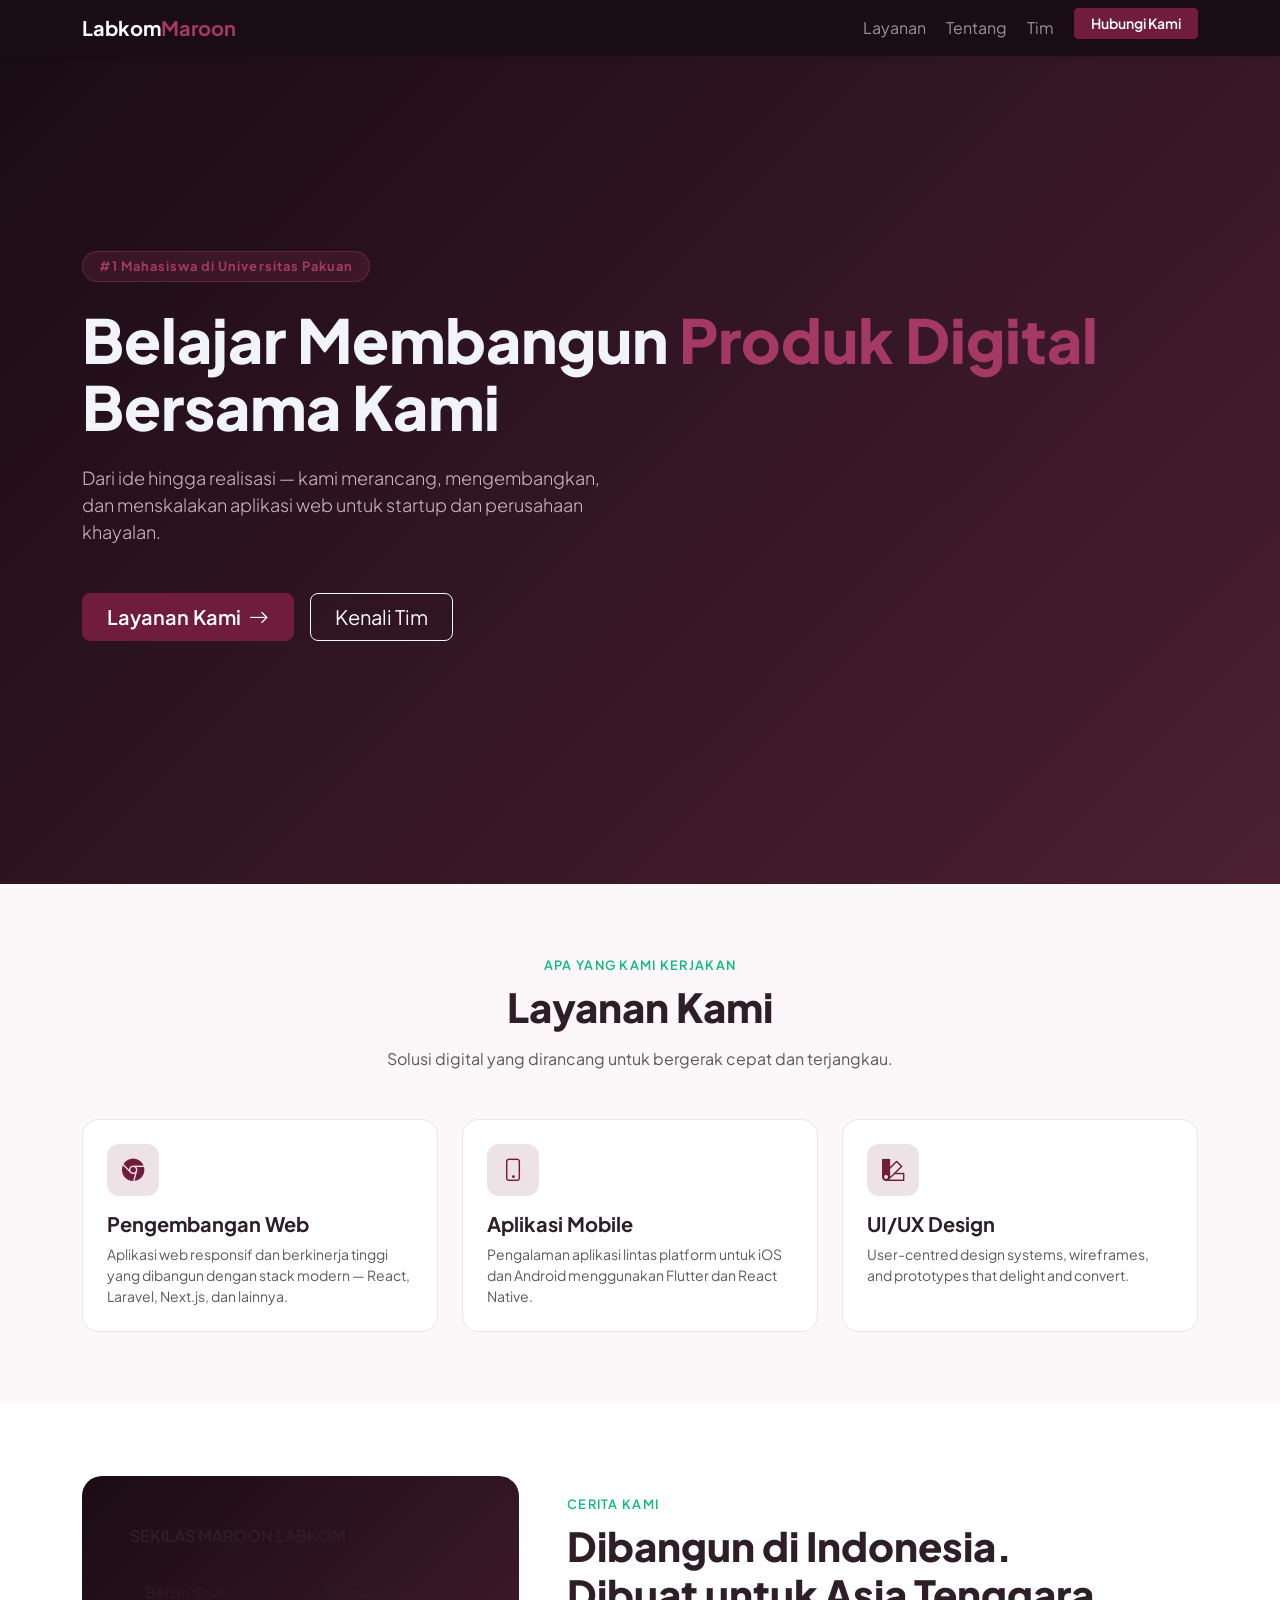
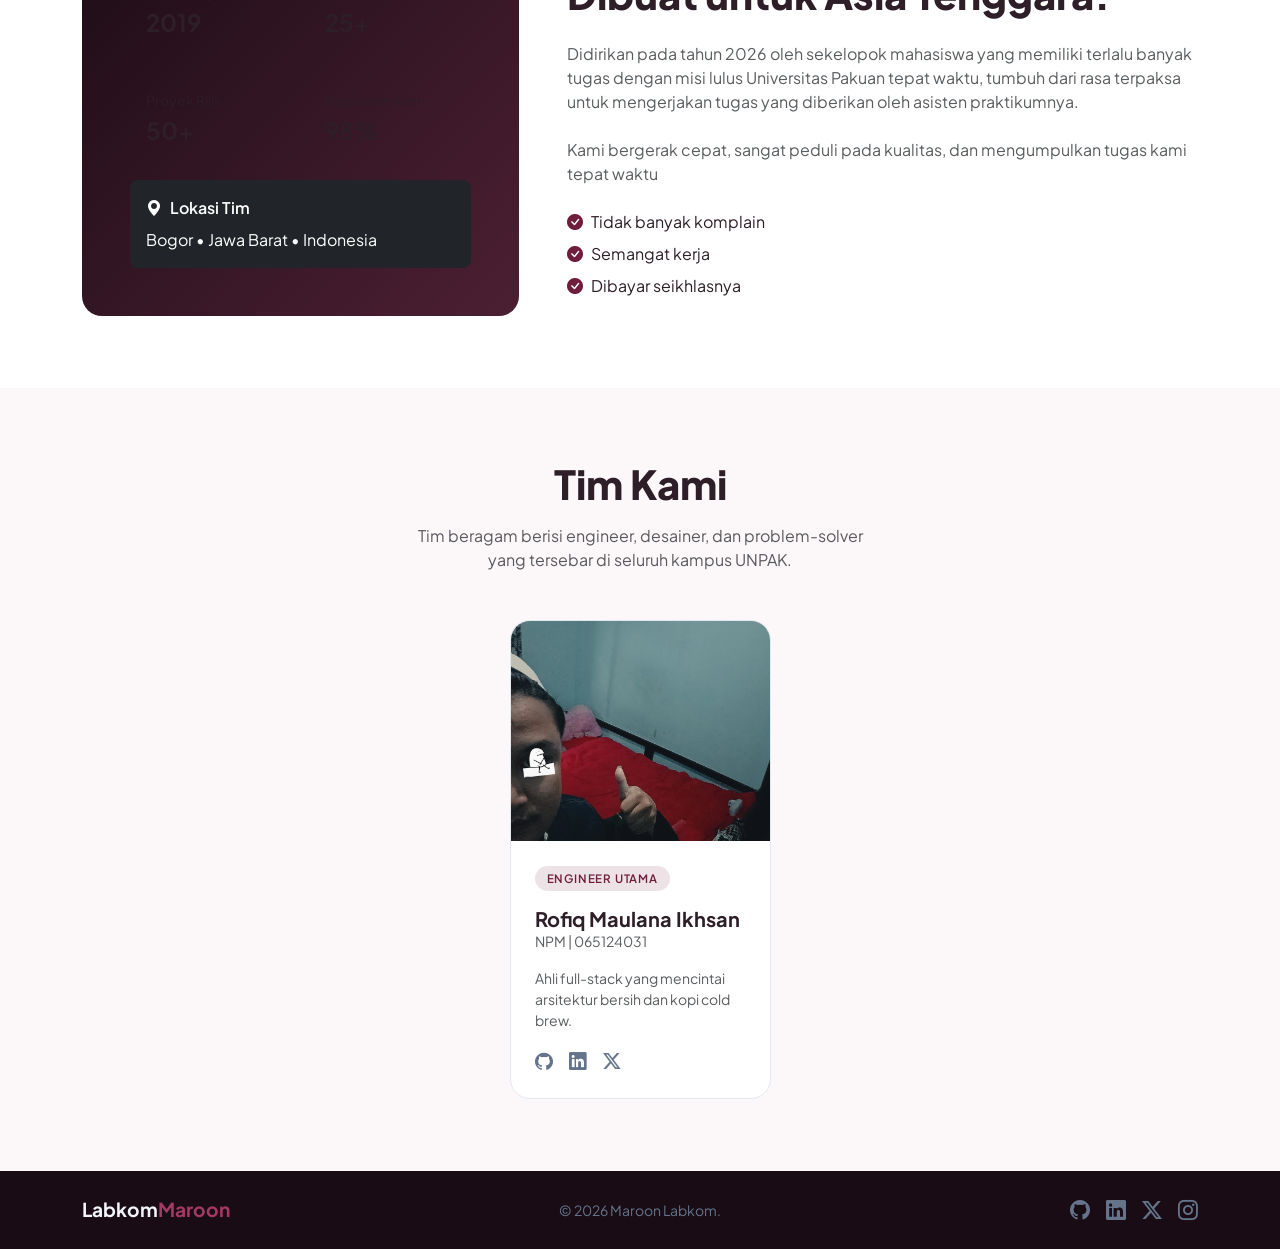
<file: index.html>
<!DOCTYPE html>
<html lang="id">
<head>
  <meta charset="UTF-8" />
  <meta name="viewport" content="width=device-width, initial-scale=1.0" />
  <title>Belajar Git Part 2</title>

  <!-- Bootstrap 5 -->
  <link
    href="https://cdn.jsdelivr.net/npm/bootstrap@5.3.3/dist/css/bootstrap.min.css"
    rel="stylesheet"
  />
  <!-- Bootstrap Icons -->
  <link
    href="https://cdn.jsdelivr.net/npm/bootstrap-icons@1.11.3/font/bootstrap-icons.min.css"
    rel="stylesheet"
  />
  <!-- Custom CSS -->
  <link rel="stylesheet" href="style.css">

  <!-- Google Fonts -->
  <link rel="preconnect" href="https://fonts.googleapis.com" />
  <link rel="preconnect" href="https://fonts.gstatic.com" crossorigin />
  <link
    href="https://fonts.googleapis.com/css2?family=Plus+Jakarta+Sans:wght@400;500;600;700;800&display=swap"
    rel="stylesheet"
  />
</head>

<body>
  <!-- ═══════════════════════════════════════════════════
       NAVBAR
  ════════════════════════════════════════════════════ -->
  <nav class="navbar navbar-expand-lg navbar-dark bg-dark sticky-top shadow-sm">
    <div class="container">
      <a class="navbar-brand fw-bold fs-5" href="#">
        Labkom<span>Maroon</span>
      </a>
      <button
        class="navbar-toggler border-0"
        type="button"
        data-bs-toggle="collapse"
        data-bs-target="#mainNav"
      >
        <span class="navbar-toggler-icon"></span>
      </button>
      <div class="collapse navbar-collapse" id="mainNav">
        <ul class="navbar-nav ms-auto gap-1">
          <li class="nav-item">
            <a class="nav-link" href="#services">Layanan</a>
          </li>
          <li class="nav-item">
            <a class="nav-link" href="#about">Tentang</a>
          </li>
          <li class="nav-item">
            <a class="nav-link" href="#team">Tim</a>
          </li>
          <li class="nav-item ms-lg-2">
            <a class="btn btn-brand btn-sm px-3" href="#contact">Hubungi Kami</a>
          </li>
        </ul>
      </div>
    </div>
  </nav>

  <!-- ═══════════════════════════════════════════════════
       HERO
  ════════════════════════════════════════════════════ -->
  <section id="hero">
    <div class="container py-5">
      <div class="row align-items-center g-5">
        <div class="col-lg-12">
          <span class="badge badge-tag rounded-pill px-3 py-2 mb-4 d-inline-block">
            #1 Mahasiswa di Universitas Pakuan
          </span>
          <h1>
            Belajar Membangun <span class="accent">Produk Digital</span><br />
            Bersama Kami
          </h1>
          <p class="lead mt-4 mb-5">
            Dari ide hingga realisasi — kami merancang, mengembangkan,
            dan menskalakan aplikasi web untuk startup dan perusahaan
            khayalan.
          </p>
          <div class="d-flex flex-wrap gap-3 mb-5">
            <a href="#services" class="btn btn-brand btn-lg px-4">
              Layanan Kami <i class="bi bi-arrow-right ms-1"></i>
            </a>
            <a href="#team" class="btn btn-outline-light btn-lg px-4">
              Kenali Tim
            </a>
          </div>
        </div>
      </div>
    </div>
  </section>

  <!-- ═══════════════════════════════════════════════════
       SERVICES
  ════════════════════════════════════════════════════ -->
  <section id="services" class="py-5">
    <div class="container py-4">

      <div class="text-center mb-5">
        <p class="text-uppercase fw-semibold mb-2" style="color: #10b981; font-size: 0.8rem; letter-spacing: 0.1em;">
          Apa yang Kami Kerjakan
        </p>
        <h2 class="fw-800 fs-1 mb-3" style="font-weight: 800;">Layanan Kami</h2>
        <p class="text-muted mx-auto" style="max-width: 520px;">
          Solusi digital yang dirancang untuk bergerak cepat
          dan terjangkau.
        </p>
      </div>

      <div class="row g-4">

        <div class="col-md-6 col-lg-4">
          <div class="service-card p-4 h-100 bg-white">
            <div class="service-icon mb-3">
              <i class="bi bi-browser-chrome"></i>
            </div>
            <h5 class="fw-700 mb-2" style="font-weight:700;">Pengembangan Web</h5>
            <p class="text-muted small mb-0">
              Aplikasi web responsif dan berkinerja tinggi yang dibangun
              dengan stack modern — React, Laravel, Next.js, dan lainnya.
            </p>
          </div>
        </div>

        <div class="col-md-6 col-lg-4">
          <div class="service-card p-4 h-100 bg-white">
            <div class="service-icon mb-3">
              <i class="bi bi-phone"></i>
            </div>
            <h5 class="fw-700 mb-2" style="font-weight:700;">Aplikasi Mobile</h5>
            <p class="text-muted small mb-0">
              Pengalaman aplikasi lintas platform untuk iOS dan Android
              menggunakan Flutter dan React Native.
            </p>
          </div>
        </div>

        <div class="col-md-6 col-lg-4">
          <div class="service-card p-4 h-100 bg-white">
            <div class="service-icon mb-3">
              <i class="bi bi-palette2"></i>
            </div>
            <h5 class="fw-700 mb-2" style="font-weight:700;">UI/UX Design</h5>
            <p class="text-muted small mb-0">
              User-centred design systems, wireframes, and prototypes
              that delight and convert.
            </p>
          </div>
        </div>

      </div>
    </div>
  </section>

  <!-- ═══════════════════════════════════════════════════
       ABOUT
  ════════════════════════════════════════════════════ -->
  <section id="about" class="py-5">
    <div class="container py-4">
      <div class="row align-items-center g-5">

        <div class="col-lg-5">
          <div class="about-img-wrap">
            <div class="w-100 p-4 p-md-5">
              <p class="text-uppercase fw-semibold mb-3">
                Sekilas Maroon Labkom
              </p>

              <div class="row g-3 mb-3">
                <div class="col-6">
                  <div class="h-100 rounded-3 p-3">
                    <small>Berdiri Sejak</small>
                    <p class="fw-bold mb-0 fs-4">2019</p>
                  </div>
                </div>
                <div class="col-6">
                  <div class="h-100 rounded-3 p-3">
                    <small>Talenta Aktif</small>
                    <p class="fw-bold mb-0 fs-4">25+</p>
                  </div>
                </div>
                <div class="col-6">
                  <div class="h-100 rounded-3 p-3">
                    <small>Proyek Rilis</small>
                    <p class="fw-bold mb-0 fs-4">50+</p>
                  </div>
                </div>
                <div class="col-6">
                  <div class="h-100 rounded-3 p-3">
                    <small>Kepuasan Klien</small>
                    <p class="fw-bold mb-0 fs-4">98%</p>
                  </div>
                </div>
              </div>

              <div class="rounded-3 p-3 bg-dark">
                <p class="mb-2 text-white fw-semibold">
                  <i class="bi bi-geo-alt-fill me-2" ></i>Lokasi Tim
                </p>
                <p class="mb-0 text-white">Bogor • Jawa Barat • Indonesia</p>
              </div>
            </div>
          </div>
        </div>

        <div class="col-lg-7">
          <p class="text-uppercase fw-semibold mb-2" style="color: #10b981; font-size: 0.8rem; letter-spacing: 0.1em;">
            Cerita Kami
          </p>
          <h2 class="fw-800 fs-1 mb-4" style="font-weight: 800;">
            Dibangun di Indonesia.<br />Dibuat untuk Asia Tenggara.
          </h2>
          <p class="text-muted mb-4">
            Didirikan pada tahun 2026 oleh sekelopok mahasiswa yang memiliki terlalu banyak tugas dengan misi lulus Universitas Pakuan tepat waktu, tumbuh dari rasa terpaksa untuk mengerjakan tugas yang diberikan oleh asisten praktikumnya.
          </p>
          <p class="text-muted mb-4">
            Kami bergerak cepat, sangat peduli pada kualitas, dan mengumpulkan tugas kami tepat waktu
          </p>
          <ul class="list-unstyled mb-0">
            <li class="d-flex align-items-center gap-2 mb-2">
              <i class="bi bi-check-circle-fill about-check"></i>
              <span>Tidak banyak komplain</span>
            </li>
            <li class="d-flex align-items-center gap-2 mb-2">
              <i class="bi bi-check-circle-fill about-check"></i>
              <span>Semangat kerja</span>
            </li>
            <li class="d-flex align-items-center gap-2">
              <i class="bi bi-check-circle-fill about-check"></i>
              <span>Dibayar seikhlasnya</span>
            </li>
          </ul>
        </div>

      </div>
    </div>
  </section>

  <!-- ═══════════════════════════════════════════════════
       TEAM
  ════════════════════════════════════════════════════ -->
  <section id="team" class="py-5">
    <div class="container py-4">

      <div class="text-center mb-5">
        <h2 class="fw-800 fs-1 mb-3" style="font-weight: 800;">Tim Kami</h2>
        <p class="text-muted mx-auto" style="max-width: 480px;">
          Tim beragam berisi engineer, desainer, dan problem-solver
          yang tersebar di seluruh kampus UNPAK.
        </p>
      </div>

      <div class="row g-4 justify-content-center">
        <div class="col-md-6 col-lg-3">
          <div class="team-card bg-white h-100">
            <div class="photo-wrap">
              <img
                src="images/tim_1.jpeg"
                alt="ari"
              />
            </div>
            <div class="p-4">
              <span class="role-badge mb-2">Engineer Utama</span>
              <h5 class="fw-700 mb-0 mt-2" style="font-weight:700;">Rofiq Maulana Ikhsan</h5>
              <p class="text-muted small mb-3">NPM | 065124031</p>
              <p class="text-muted small mb-3">
                Ahli full-stack yang mencintai arsitektur bersih dan kopi cold brew.
              </p>
              <div class="d-flex gap-3">
                <a href="#" class="social-link"><i class="bi bi-github"></i></a>
                <a href="#" class="social-link"><i class="bi bi-linkedin"></i></a>
                <a href="#" class="social-link"><i class="bi bi-twitter-x"></i></a>
              </div>
            </div>
          </div>
        </div>
      </div>
    </div>
  </section>

  <!-- ═══════════════════════════════════════════════════
       FOOTER
  ════════════════════════════════════════════════════ -->
  <footer class="py-4">
    <div class="container">
      <div class="row align-items-center gy-3">
        <div class="col-md-4">
          <span class="footer-brand">Labkom<span>Maroon</span></span>
        </div>
        <div class="col-md-4 text-md-center">
          <small>&copy; 2026 Maroon Labkom.</small>
        </div>
        <div class="col-md-4 text-md-end d-flex justify-content-md-end gap-3">
          <a href="#"><i class="bi bi-github fs-5"></i></a>
          <a href="#"><i class="bi bi-linkedin fs-5"></i></a>
          <a href="#"><i class="bi bi-twitter-x fs-5"></i></a>
          <a href="#"><i class="bi bi-instagram fs-5"></i></a>
        </div>
      </div>
    </div>
  </footer>

  <!-- Bootstrap 5 JS -->
  <script src="https://cdn.jsdelivr.net/npm/bootstrap@5.3.3/dist/js/bootstrap.bundle.min.js"></script>
</body>
</html>
</file>
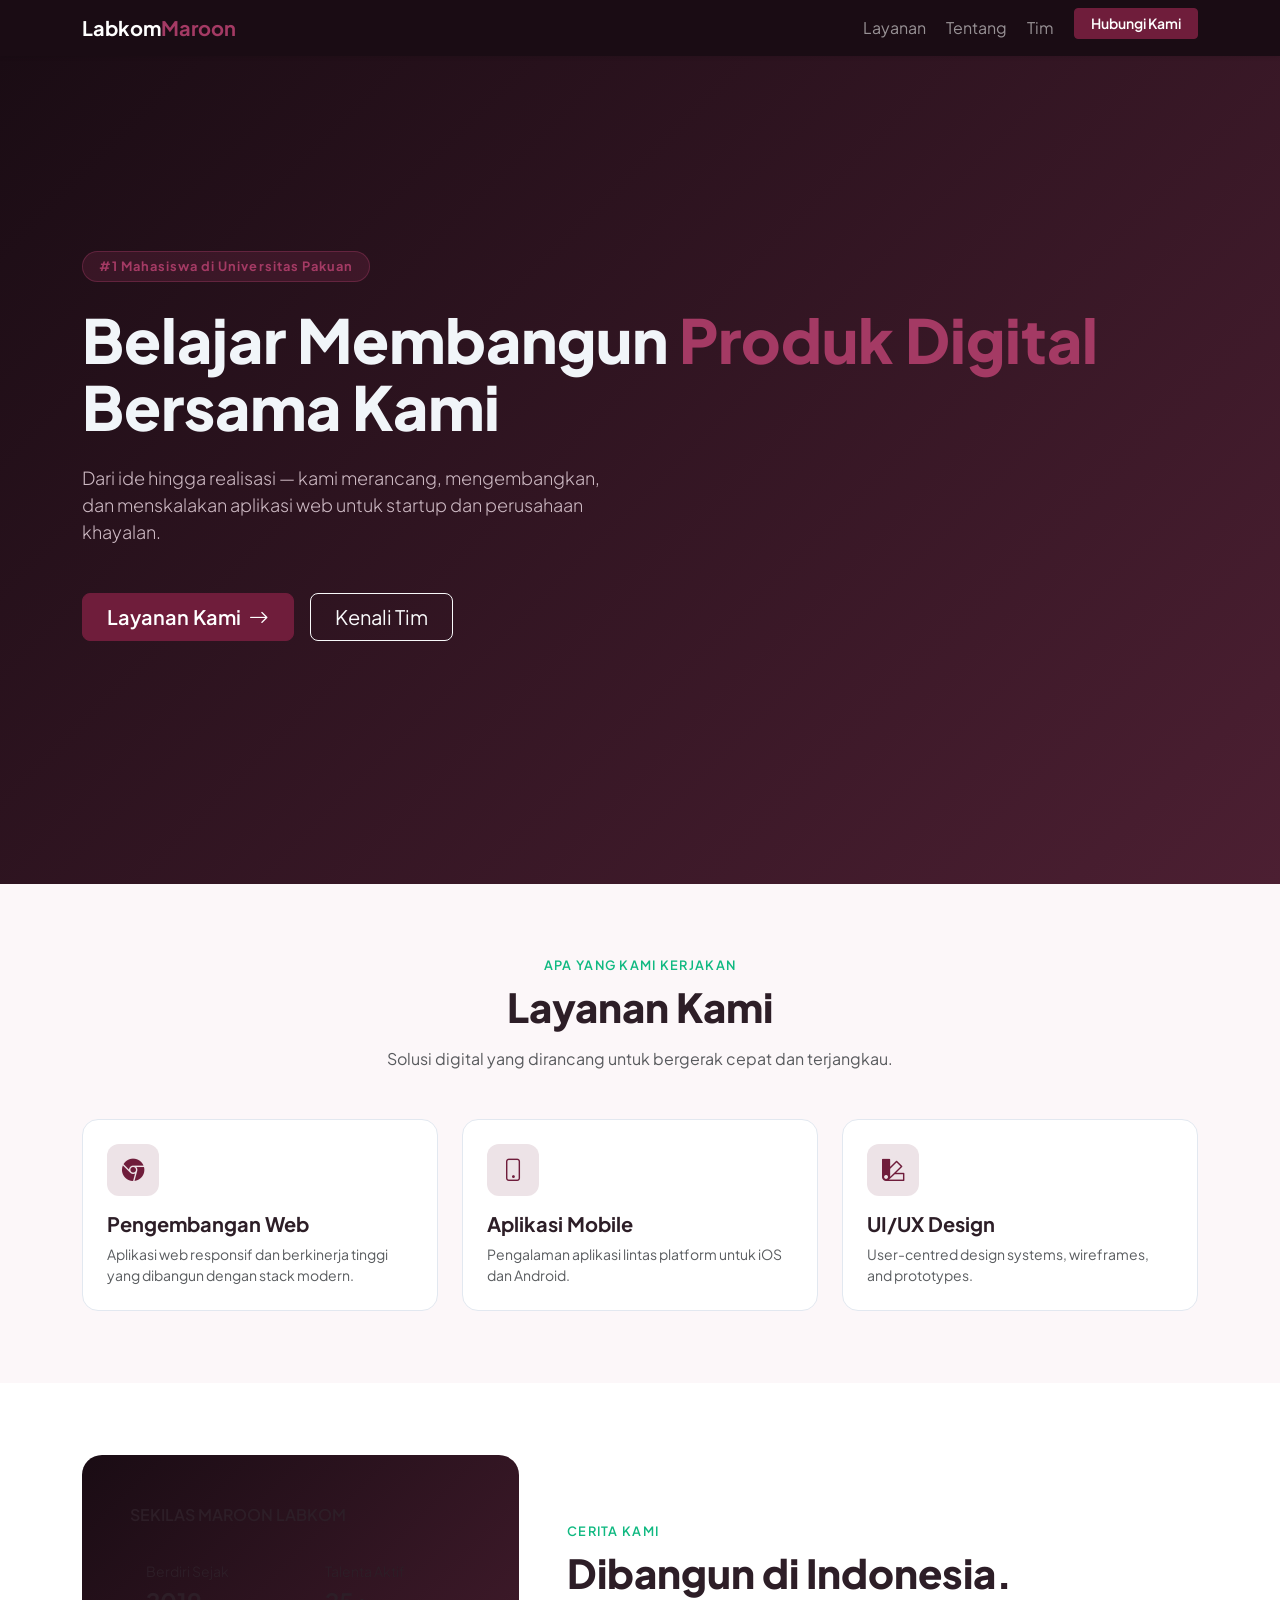
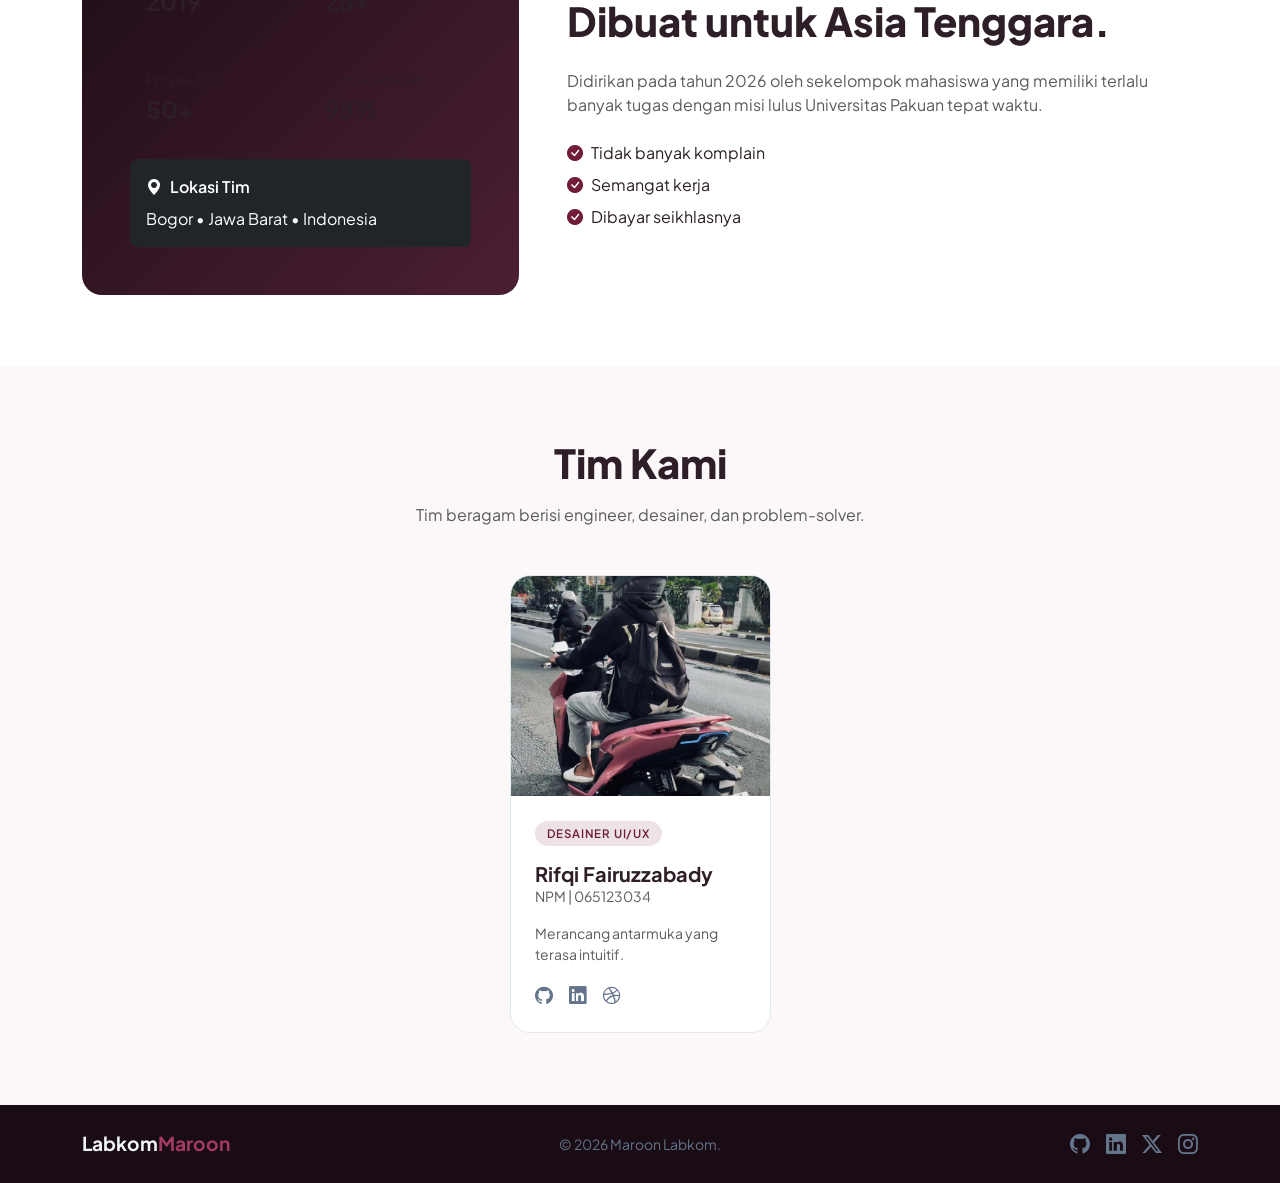
<file: B/index.html>
<!DOCTYPE html>
<html lang="id">
<head>
  <meta charset="UTF-8" />
  <meta name="viewport" content="width=device-width, initial-scale=1.0" />
  <title>Belajar Git Part 2</title>
  <link href="https://cdn.jsdelivr.net/npm/bootstrap@5.3.3/dist/css/bootstrap.min.css" rel="stylesheet"/>
  <link href="https://cdn.jsdelivr.net/npm/bootstrap-icons@1.11.3/font/bootstrap-icons.min.css" rel="stylesheet"/>
  <link rel="stylesheet" href="style.css">
  <link href="https://fonts.googleapis.com/css2?family=Plus+Jakarta+Sans:wght@400;500;600;700;800&display=swap" rel="stylesheet"/>
</head>
<body>
  <nav class="navbar navbar-expand-lg navbar-dark bg-dark sticky-top shadow-sm">
    <div class="container">
      <a class="navbar-brand fw-bold fs-5" href="#">Labkom<span>Maroon</span></a>
      <button class="navbar-toggler border-0" type="button" data-bs-toggle="collapse" data-bs-target="#mainNav">
        <span class="navbar-toggler-icon"></span>
      </button>
      <div class="collapse navbar-collapse" id="mainNav">
        <ul class="navbar-nav ms-auto gap-1">
          <li class="nav-item"><a class="nav-link" href="#services">Layanan</a></li>
          <li class="nav-item"><a class="nav-link" href="#about">Tentang</a></li>
          <li class="nav-item"><a class="nav-link" href="#team">Tim</a></li>
          <li class="nav-item ms-lg-2"><a class="btn btn-brand btn-sm px-3" href="#contact">Hubungi Kami</a></li>
        </ul>
      </div>
    </div>
  </nav>
  <section id="hero">
    <div class="container py-5">
      <div class="row align-items-center g-5">
        <div class="col-lg-12">
          <span class="badge badge-tag rounded-pill px-3 py-2 mb-4 d-inline-block">#1 Mahasiswa di Universitas Pakuan</span>
          <h1>Belajar Membangun <span class="accent">Produk Digital</span><br/>Bersama Kami</h1>
          <p class="lead mt-4 mb-5">Dari ide hingga realisasi — kami merancang, mengembangkan, dan menskalakan aplikasi web untuk startup dan perusahaan khayalan.</p>
          <div class="d-flex flex-wrap gap-3 mb-5">
            <a href="#services" class="btn btn-brand btn-lg px-4">Layanan Kami <i class="bi bi-arrow-right ms-1"></i></a>
            <a href="#team" class="btn btn-outline-light btn-lg px-4">Kenali Tim</a>
          </div>
        </div>
      </div>
    </div>
  </section>
  <section id="services" class="py-5">
    <div class="container py-4">
      <div class="text-center mb-5">
        <p class="text-uppercase fw-semibold mb-2" style="color:#10b981;font-size:0.8rem;letter-spacing:0.1em;">Apa yang Kami Kerjakan</p>
        <h2 class="fw-800 fs-1 mb-3" style="font-weight:800;">Layanan Kami</h2>
        <p class="text-muted mx-auto" style="max-width:520px;">Solusi digital yang dirancang untuk bergerak cepat dan terjangkau.</p>
      </div>
      <div class="row g-4">
        <div class="col-md-6 col-lg-4">
          <div class="service-card p-4 h-100 bg-white">
            <div class="service-icon mb-3"><i class="bi bi-browser-chrome"></i></div>
            <h5 class="fw-700 mb-2" style="font-weight:700;">Pengembangan Web</h5>
            <p class="text-muted small mb-0">Aplikasi web responsif dan berkinerja tinggi yang dibangun dengan stack modern.</p>
          </div>
        </div>
        <div class="col-md-6 col-lg-4">
          <div class="service-card p-4 h-100 bg-white">
            <div class="service-icon mb-3"><i class="bi bi-phone"></i></div>
            <h5 class="fw-700 mb-2" style="font-weight:700;">Aplikasi Mobile</h5>
            <p class="text-muted small mb-0">Pengalaman aplikasi lintas platform untuk iOS dan Android.</p>
          </div>
        </div>
        <div class="col-md-6 col-lg-4">
          <div class="service-card p-4 h-100 bg-white">
            <div class="service-icon mb-3"><i class="bi bi-palette2"></i></div>
            <h5 class="fw-700 mb-2" style="font-weight:700;">UI/UX Design</h5>
            <p class="text-muted small mb-0">User-centred design systems, wireframes, and prototypes.</p>
          </div>
        </div>
      </div>
    </div>
  </section>
  <section id="about" class="py-5">
    <div class="container py-4">
      <div class="row align-items-center g-5">
        <div class="col-lg-5">
          <div class="about-img-wrap">
            <div class="w-100 p-4 p-md-5">
              <p class="text-uppercase fw-semibold mb-3">Sekilas Maroon Labkom</p>
              <div class="row g-3 mb-3">
                <div class="col-6"><div class="h-100 rounded-3 p-3"><small>Berdiri Sejak</small><p class="fw-bold mb-0 fs-4">2019</p></div></div>
                <div class="col-6"><div class="h-100 rounded-3 p-3"><small>Talenta Aktif</small><p class="fw-bold mb-0 fs-4">25+</p></div></div>
                <div class="col-6"><div class="h-100 rounded-3 p-3"><small>Proyek Rilis</small><p class="fw-bold mb-0 fs-4">50+</p></div></div>
                <div class="col-6"><div class="h-100 rounded-3 p-3"><small>Kepuasan Klien</small><p class="fw-bold mb-0 fs-4">98%</p></div></div>
              </div>
              <div class="rounded-3 p-3 bg-dark"><p class="mb-2 text-white fw-semibold"><i class="bi bi-geo-alt-fill me-2"></i>Lokasi Tim</p><p class="mb-0 text-white">Bogor • Jawa Barat • Indonesia</p></div>
            </div>
          </div>
        </div>
        <div class="col-lg-7">
          <p class="text-uppercase fw-semibold mb-2" style="color:#10b981;font-size:0.8rem;letter-spacing:0.1em;">Cerita Kami</p>
          <h2 class="fw-800 fs-1 mb-4" style="font-weight:800;">Dibangun di Indonesia.<br/>Dibuat untuk Asia Tenggara.</h2>
          <p class="text-muted mb-4">Didirikan pada tahun 2026 oleh sekelompok mahasiswa yang memiliki terlalu banyak tugas dengan misi lulus Universitas Pakuan tepat waktu.</p>
          <ul class="list-unstyled mb-0">
            <li class="d-flex align-items-center gap-2 mb-2"><i class="bi bi-check-circle-fill about-check"></i><span>Tidak banyak komplain</span></li>
            <li class="d-flex align-items-center gap-2 mb-2"><i class="bi bi-check-circle-fill about-check"></i><span>Semangat kerja</span></li>
            <li class="d-flex align-items-center gap-2"><i class="bi bi-check-circle-fill about-check"></i><span>Dibayar seikhlasnya</span></li>
          </ul>
        </div>
      </div>
    </div>
  </section>
  <section id="team" class="py-5">
    <div class="container py-4">
      <div class="text-center mb-5">
        <h2 class="fw-800 fs-1 mb-3" style="font-weight:800;">Tim Kami</h2>
        <p class="text-muted mx-auto" style="max-width:480px;">Tim beragam berisi engineer, desainer, dan problem-solver.</p>
      </div>
      <div class="row g-4 justify-content-center">
        <div class="col-md-6 col-lg-3">
          <div class="team-card bg-white h-100">
            <div class="photo-wrap"><img src="images/tim_2.jpeg" alt="ari"/></div>
            <div class="p-4">
              <span class="role-badge mb-2">Desainer UI/UX</span>
              <h5 class="fw-700 mb-0 mt-2" style="font-weight:700;">Rifqi Fairuzzabady</h5>
              <p class="text-muted small mb-3">NPM | 065123034</p>
              <p class="text-muted small mb-3">Merancang antarmuka yang terasa intuitif.</p>
              <div class="d-flex gap-3">
                <a href="#" class="social-link"><i class="bi bi-github"></i></a>
                <a href="#" class="social-link"><i class="bi bi-linkedin"></i></a>
                <a href="#" class="social-link"><i class="bi bi-dribbble"></i></a>
              </div>
            </div>
          </div>
        </div>
      </div>
    </div>
  </section>
  <footer class="py-4">
    <div class="container">
      <div class="row align-items-center gy-3">
        <div class="col-md-4"><span class="footer-brand">Labkom<span>Maroon</span></span></div>
        <div class="col-md-4 text-md-center"><small>&copy; 2026 Maroon Labkom.</small></div>
        <div class="col-md-4 text-md-end d-flex justify-content-md-end gap-3">
          <a href="#"><i class="bi bi-github fs-5"></i></a>
          <a href="#"><i class="bi bi-linkedin fs-5"></i></a>
          <a href="#"><i class="bi bi-twitter-x fs-5"></i></a>
          <a href="#"><i class="bi bi-instagram fs-5"></i></a>
        </div>
      </div>
    </div>
  </footer>
  <script src="https://cdn.jsdelivr.net/npm/bootstrap@5.3.3/dist/js/bootstrap.bundle.min.js"></script>
</body>
</html>
</file>
<file: style.css>
:root {
  --brand-maroon: #6f1d3b;
  --brand-maroon-light: #a43a64;
  --brand-dark: #1a0c14;
  --brand-text: #2d1e27;
  --brand-green: #10b981;
}

body {
  font-family: "Plus Jakarta Sans", sans-serif;
  color: var(--brand-text);
}

/* ── Navbar ─────────────────────────────────────────── */
.navbar.bg-dark {
  background-color: var(--brand-dark) !important;
}

.navbar-brand span {
  color: var(--brand-maroon-light);
}

/* ── Hero ───────────────────────────────────────────── */
#hero {
  background: linear-gradient(135deg, var(--brand-dark) 0%, #4c1f32 100%);
  min-height: 92vh;
  display: flex;
  align-items: center;
}

#hero .badge-tag {
  background: rgba(164, 58, 100, 0.18);
  color: var(--brand-maroon-light);
  border: 1px solid rgba(164, 58, 100, 0.38);
  font-size: 0.8rem;
  letter-spacing: 0.08em;
}

#hero h1 {
  font-size: clamp(2.4rem, 5vw, 3.8rem);
  font-weight: 800;
  line-height: 1.1;
  color: #f1f5f9;
}

#hero h1 .accent {
  color: var(--brand-maroon-light);
}

#hero p.lead {
  color: #cdb9c3;
  font-size: 1.125rem;
  max-width: 520px;
}

.btn-brand {
  background: var(--brand-maroon);
  border-color: var(--brand-maroon);
  color: #fff;
  font-weight: 600;
}

.btn-brand:hover {
  background: var(--brand-maroon-light);
  border-color: var(--brand-maroon-light);
  color: #fff;
}

.hero-stat {
  border-left: 3px solid var(--brand-maroon);
  padding-left: 1rem;
}
.hero-stat .number {
  font-size: 2rem;
  font-weight: 800;
  color: #f1f5f9;
  line-height: 1;
}
.hero-stat .label {
  font-size: 0.8rem;
  color: #64748b;
  text-transform: uppercase;
  letter-spacing: 0.06em;
}

/* ── Services ───────────────────────────────────────── */
#services {
  background: #fcf7f9;
}

.service-card {
  border: 1px solid #e2e8f0;
  border-radius: 1rem;
  transition:
    transform 0.2s,
    box-shadow 0.2s;
}

.service-card:hover {
  transform: translateY(-4px);
  box-shadow: 0 12px 32px rgba(0, 0, 0, 0.08);
}

.service-icon {
  width: 52px;
  height: 52px;
  background: rgba(111, 29, 59, 0.12);
  color: var(--brand-maroon);
  border-radius: 0.75rem;
  display: flex;
  align-items: center;
  justify-content: center;
  font-size: 1.4rem;
}

/* ── About ──────────────────────────────────────────── */
#about .about-img-wrap {
  border-radius: 1.25rem;
  overflow: hidden;
  background: linear-gradient(135deg, #1a0c14, #4c1f32);
  min-height: 360px;
  display: flex;
  align-items: center;
  justify-content: center;
}
.about-check {
  color: var(--brand-maroon);
}

/* ── Team ───────────────────────────────────────────── */
#team {
  background: #fcf7f9;
}

.team-card {
  border: 1px solid #e2e8f0;
  border-radius: 1.25rem;
  overflow: hidden;
  transition:
    transform 0.2s,
    box-shadow 0.2s;
}
.team-card:hover {
  transform: translateY(-5px);
  box-shadow: 0 16px 40px rgba(0, 0, 0, 0.1);
}
.team-card .photo-wrap {
  height: 220px;
  background: linear-gradient(135deg, #f7e4ec, #efd2dc);
  overflow: hidden;
  display: flex;
  align-items: center;
  justify-content: center;
}
.team-card .photo-wrap img {
  width: 100%;
  height: 100%;
  object-fit: cover;
}
.team-card .photo-wrap .placeholder-icon {
  font-size: 5rem;
  color: #94a3b8;
}
.team-card .role-badge {
  font-size: 0.72rem;
  font-weight: 600;
  letter-spacing: 0.07em;
  text-transform: uppercase;
  background: rgba(111, 29, 59, 0.12);
  color: var(--brand-maroon);
  border-radius: 50px;
  padding: 0.25rem 0.75rem;
  display: inline-block;
}
.team-card .social-link {
  color: #64748b;
  text-decoration: none;
  font-size: 1.1rem;
  transition: color 0.15s;
}
.team-card .social-link:hover {
  color: var(--brand-maroon);
}

/* ── Footer ─────────────────────────────────────────── */
footer {
  background: var(--brand-dark);
  color: #64748b;
}
footer a {
  color: #64748b;
  text-decoration: none;
}
footer a:hover {
  color: var(--brand-maroon-light);
}
footer .footer-brand {
  color: #f1f5f9;
  font-weight: 700;
  font-size: 1.2rem;
}
footer .footer-brand span {
  color: var(--brand-maroon-light);
}
</file>
<file: B/style.css>
:root {
  --brand-maroon: #6f1d3b;
  --brand-maroon-light: #a43a64;
  --brand-dark: #1a0c14;
  --brand-text: #2d1e27;
  --brand-green: #10b981;
}
body { font-family: "Plus Jakarta Sans", sans-serif; color: var(--brand-text); }
.navbar.bg-dark { background-color: var(--brand-dark) !important; }
.navbar-brand span { color: var(--brand-maroon-light); }
#hero { background: linear-gradient(135deg, var(--brand-dark) 0%, #4c1f32 100%); min-height: 92vh; display: flex; align-items: center; }
#hero .badge-tag { background: rgba(164,58,100,0.18); color: var(--brand-maroon-light); border: 1px solid rgba(164,58,100,0.38); font-size: 0.8rem; letter-spacing: 0.08em; }
#hero h1 { font-size: clamp(2.4rem,5vw,3.8rem); font-weight: 800; line-height: 1.1; color: #f1f5f9; }
#hero h1 .accent { color: var(--brand-maroon-light); }
#hero p.lead { color: #cdb9c3; font-size: 1.125rem; max-width: 520px; }
.btn-brand { background: var(--brand-maroon); border-color: var(--brand-maroon); color: #fff; font-weight: 600; }
.btn-brand:hover { background: var(--brand-maroon-light); border-color: var(--brand-maroon-light); color: #fff; }
#services { background: #fcf7f9; }
.service-card { border: 1px solid #e2e8f0; border-radius: 1rem; transition: transform 0.2s, box-shadow 0.2s; }
.service-card:hover { transform: translateY(-4px); box-shadow: 0 12px 32px rgba(0,0,0,0.08); }
.service-icon { width: 52px; height: 52px; background: rgba(111,29,59,0.12); color: var(--brand-maroon); border-radius: 0.75rem; display: flex; align-items: center; justify-content: center; font-size: 1.4rem; }
#about .about-img-wrap { border-radius: 1.25rem; overflow: hidden; background: linear-gradient(135deg, #1a0c14, #4c1f32); min-height: 360px; display: flex; align-items: center; justify-content: center; }
.about-check { color: var(--brand-maroon); }
#team { background: #fcf7f9; }
.team-card { border: 1px solid #e2e8f0; border-radius: 1.25rem; overflow: hidden; transition: transform 0.2s, box-shadow 0.2s; }
.team-card:hover { transform: translateY(-5px); box-shadow: 0 16px 40px rgba(0,0,0,0.1); }
.team-card .photo-wrap { height: 220px; background: linear-gradient(135deg, #f7e4ec, #efd2dc); overflow: hidden; display: flex; align-items: center; justify-content: center; }
.team-card .photo-wrap img { width: 100%; height: 100%; object-fit: cover; }
.team-card .role-badge { font-size: 0.72rem; font-weight: 600; letter-spacing: 0.07em; text-transform: uppercase; background: rgba(111,29,59,0.12); color: var(--brand-maroon); border-radius: 50px; padding: 0.25rem 0.75rem; display: inline-block; }
.team-card .social-link { color: #64748b; text-decoration: none; font-size: 1.1rem; transition: color 0.15s; }
.team-card .social-link:hover { color: var(--brand-maroon); }
footer { background: var(--brand-dark); color: #64748b; }
footer a { color: #64748b; text-decoration: none; }
footer a:hover { color: var(--brand-maroon-light); }
footer .footer-brand { color: #f1f5f9; font-weight: 700; font-size: 1.2rem; }
footer .footer-brand span { color: var(--brand-maroon-light); }
</file>
